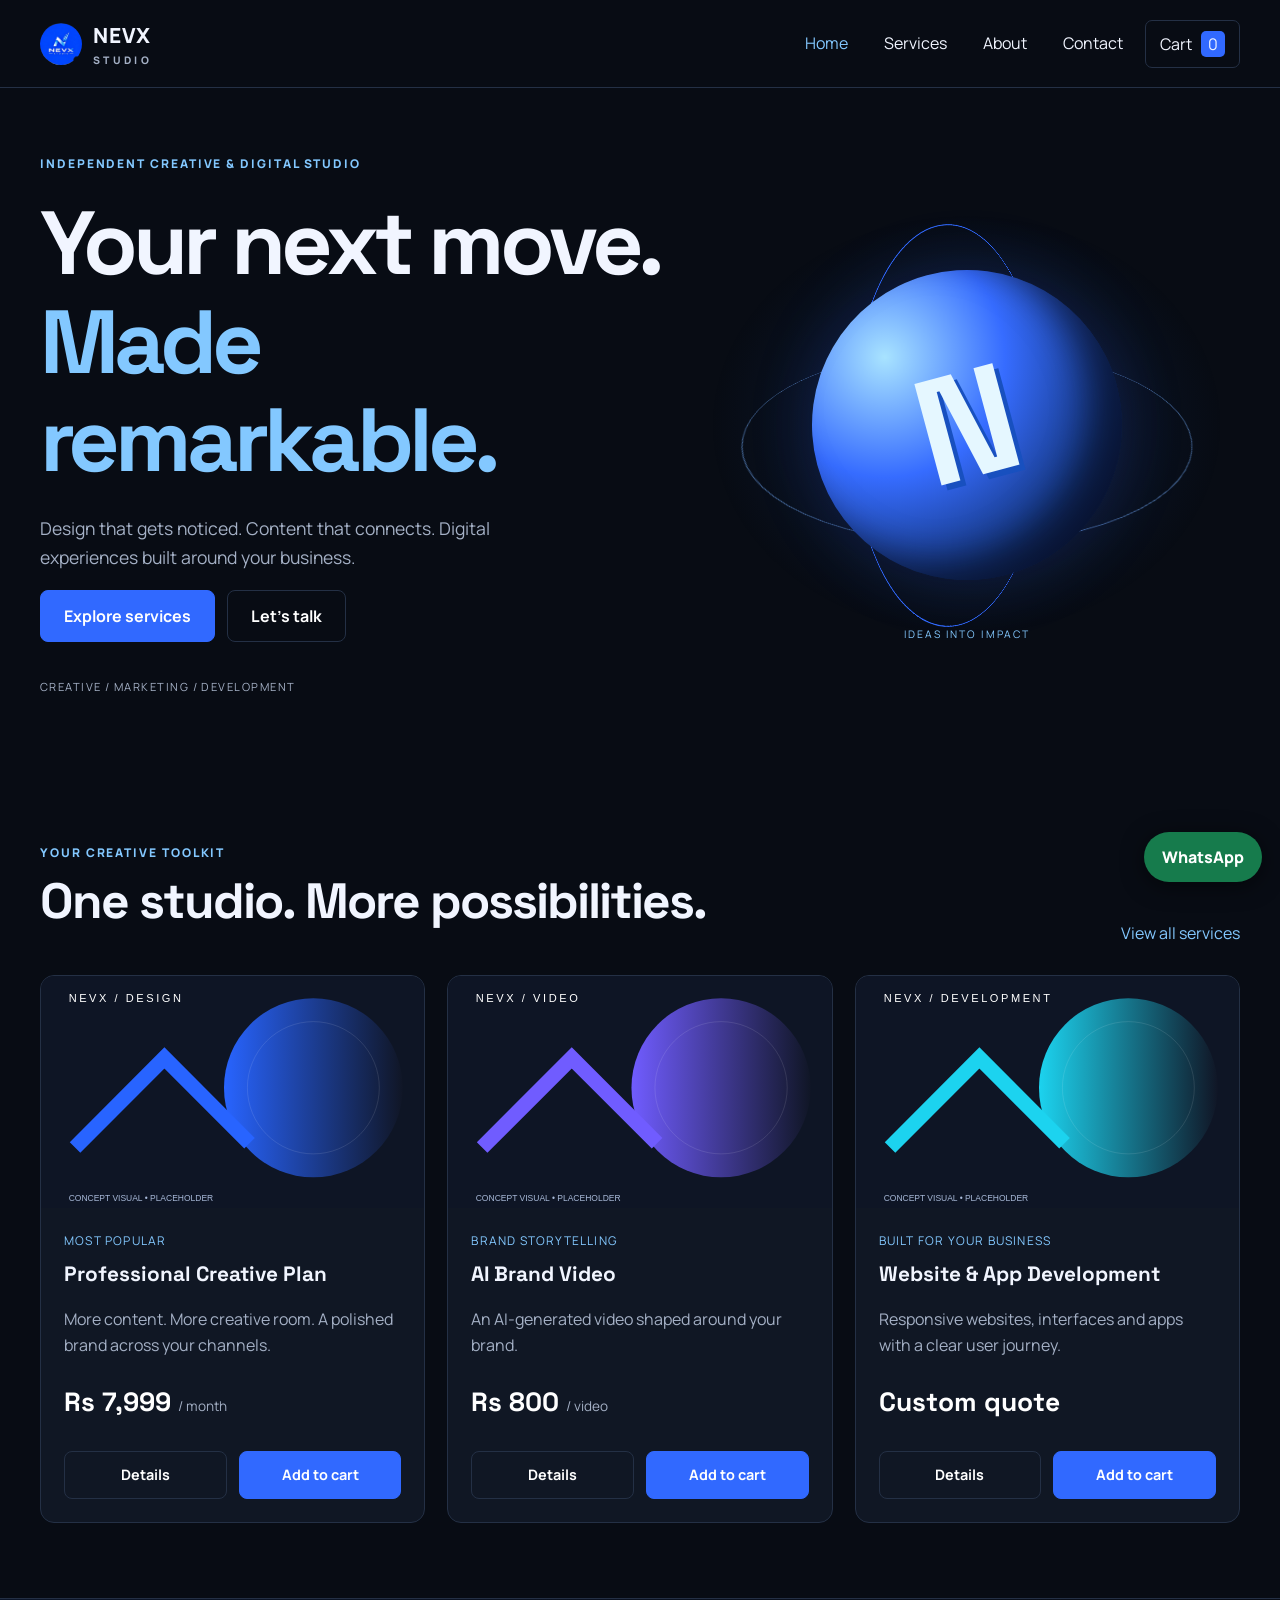
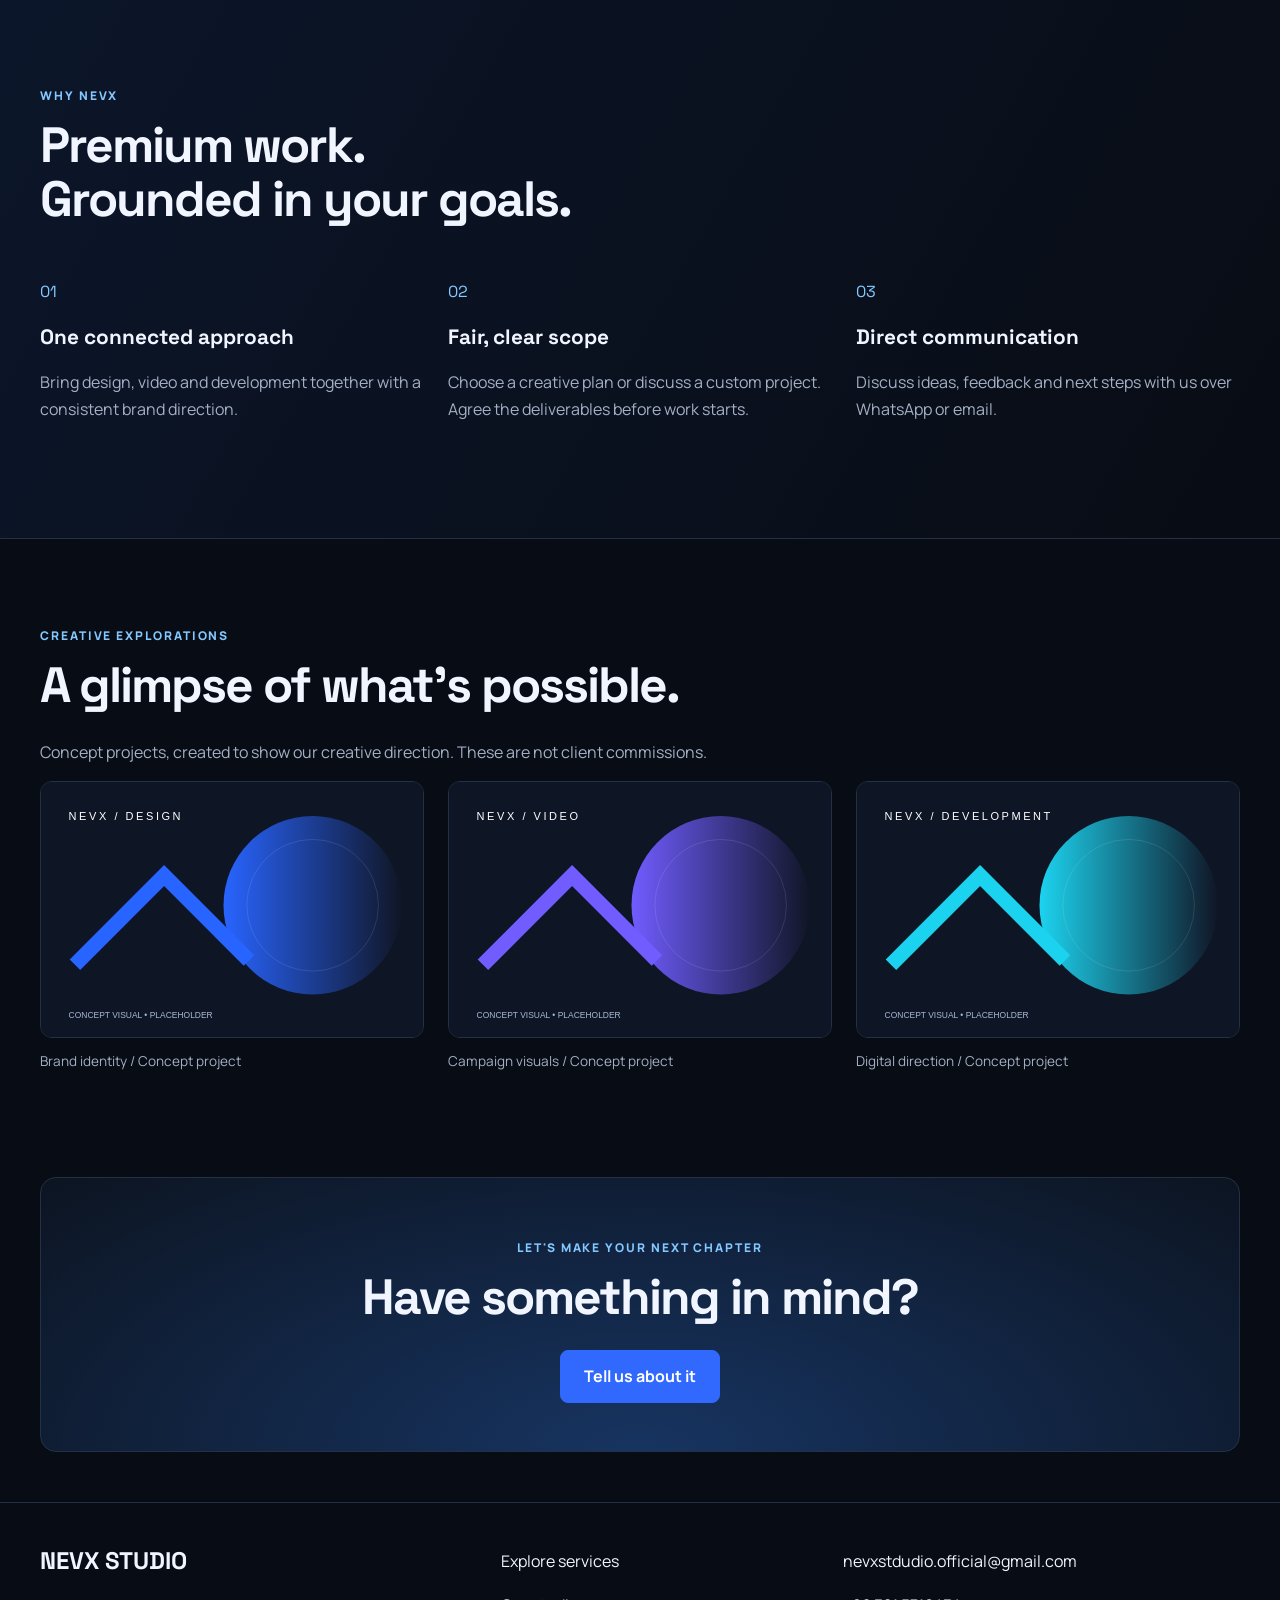
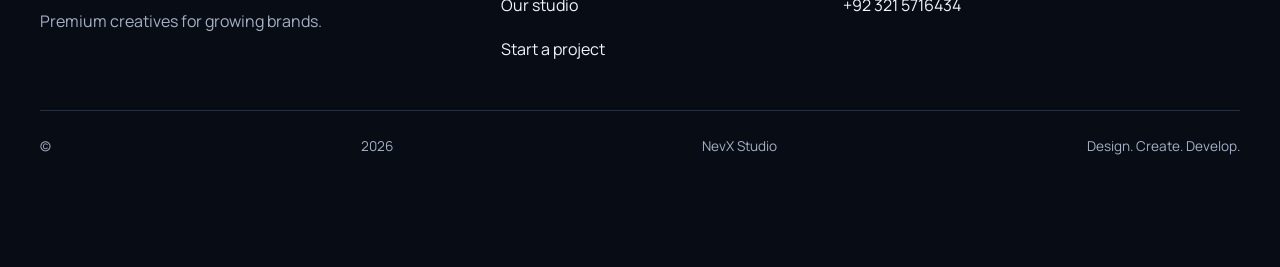
<file: index.html>
<!doctype html>
<html lang="en"><head><meta charset="utf-8"><meta name="viewport" content="width=device-width,initial-scale=1"><title>Creative agency & digital services | NevX Studio</title><meta name="description" content="NevX Studio brings design, video, marketing and development together. Explore creative plans and discuss your project."><meta property="og:title" content="Creative agency & digital services | NevX Studio"><meta property="og:description" content="NevX Studio brings design, video, marketing and development together. Explore creative plans and discuss your project."><meta property="og:type" content="website"><meta property="og:image" content="images/logo.jpg"><meta property="og:site_name" content="NevX Studio"><meta name="theme-color" content="#080c14"><link rel="icon" href="images/logo.jpg"><link rel="preconnect" href="https://fonts.googleapis.com"><link rel="preconnect" href="https://fonts.gstatic.com" crossorigin><link href="https://fonts.googleapis.com/css2?family=Manrope:wght@400;500;600;700;800&family=Space+Grotesk:wght@400;500;600;700&display=swap" rel="stylesheet"><link rel="stylesheet" href="css/style.css"><script src="js/products.js" defer></script><script src="js/main.js" defer></script></head><body data-page="index"><a class="skip-link" href="#main">Skip to content</a><header class="header"><a class="brand" href="index.html"><img src="images/logo.jpg" alt="NevX Studio blue and silver logo" width="42" height="42"><span>NEVX<span class="brand-sub">STUDIO</span></span></a><button class="menu-toggle" aria-label="Open navigation" aria-expanded="false" aria-controls="navigation">☰</button><nav id="navigation" aria-label="Main navigation"><a href="index.html">Home</a><a href="shop.html">Services</a><a href="about.html">About</a><a href="contact.html">Contact</a><a class="cart-link" href="cart.html">Cart <span id="cart-count">0</span></a></nav></header><main id="main"><section class="hero"><div class="hero-copy"><p class="eyebrow">INDEPENDENT CREATIVE & DIGITAL STUDIO</p><h1>Your next move.<br><span>Made remarkable.</span></h1><p class="lead">Design that gets noticed. Content that connects. Digital experiences built around your business.</p><div class="actions"><a class="button" href="shop.html">Explore services</a><a class="button secondary" href="contact.html">Let's talk</a></div><p class="hero-note">CREATIVE / MARKETING / DEVELOPMENT</p></div><div class="hero-art" aria-hidden="true"><div class="orbit orbit-one"></div><div class="orbit orbit-two"></div><div class="sphere"><span>N</span></div><span class="art-label">IDEAS INTO IMPACT</span></div></section><section class="section"><div class="section-heading"><div><p class="eyebrow">YOUR CREATIVE TOOLKIT</p><h2>One studio. More possibilities.</h2></div><a class="text-link" href="shop.html">View all services</a></div><div id="featured" class="product-grid"></div></section><section class="section why"><p class="eyebrow">WHY NEVX</p><h2>Premium work.<br>Grounded in your goals.</h2><div class="three-grid"><article><span class="number">01</span><h3>One connected approach</h3><p>Bring design, video and development together with a consistent brand direction.</p></article><article><span class="number">02</span><h3>Fair, clear scope</h3><p>Choose a creative plan or discuss a custom project. Agree the deliverables before work starts.</p></article><article><span class="number">03</span><h3>Direct communication</h3><p>Discuss ideas, feedback and next steps with us over WhatsApp or email.</p></article></div></section><section class="section"><p class="eyebrow">CREATIVE EXPLORATIONS</p><h2>A glimpse of what's possible.</h2><p class="muted">Concept projects, created to show our creative direction. These are not client commissions.</p><div class="three-grid portfolio"><figure><img src="images/design.svg" alt="Blue geometric brand identity concept" loading="lazy"><figcaption>Brand identity / Concept project</figcaption></figure><figure><img src="images/video.svg" alt="Purple geometric video campaign concept" loading="lazy"><figcaption>Campaign visuals / Concept project</figcaption></figure><figure><img src="images/development.svg" alt="Cyan digital experience concept" loading="lazy"><figcaption>Digital direction / Concept project</figcaption></figure></div></section><section class="cta"><p class="eyebrow">LET'S MAKE YOUR NEXT CHAPTER</p><h2>Have something in mind?</h2><a class="button" href="contact.html">Tell us about it</a></section></main><footer><div class="footer-grid"><div><a class="wordmark" href="index.html">NEVX STUDIO</a><p>Premium creatives for growing brands.</p></div><div><a href="shop.html">Explore services</a><a href="about.html">Our studio</a><a href="contact.html">Start a project</a></div><div><a href="mailto:nevxstdudio.official@gmail.com">nevxstdudio.official@gmail.com</a><a href="https://wa.me/923215716434">+92 321 5716434</a></div></div><div class="footer-bottom">© <span id="year"></span> NevX Studio <span>Design. Create. Develop.</span></div></footer><a class="whatsapp-float" href="https://wa.me/923215716434?text=Hi%20NevX%20Studio%2C%20I%27d%20like%20to%20discuss%20a%20project." target="_blank" rel="noopener" aria-label="Chat with NevX Studio on WhatsApp">WhatsApp</a><div id="toast" role="status" aria-live="polite"></div></body></html>
</file>
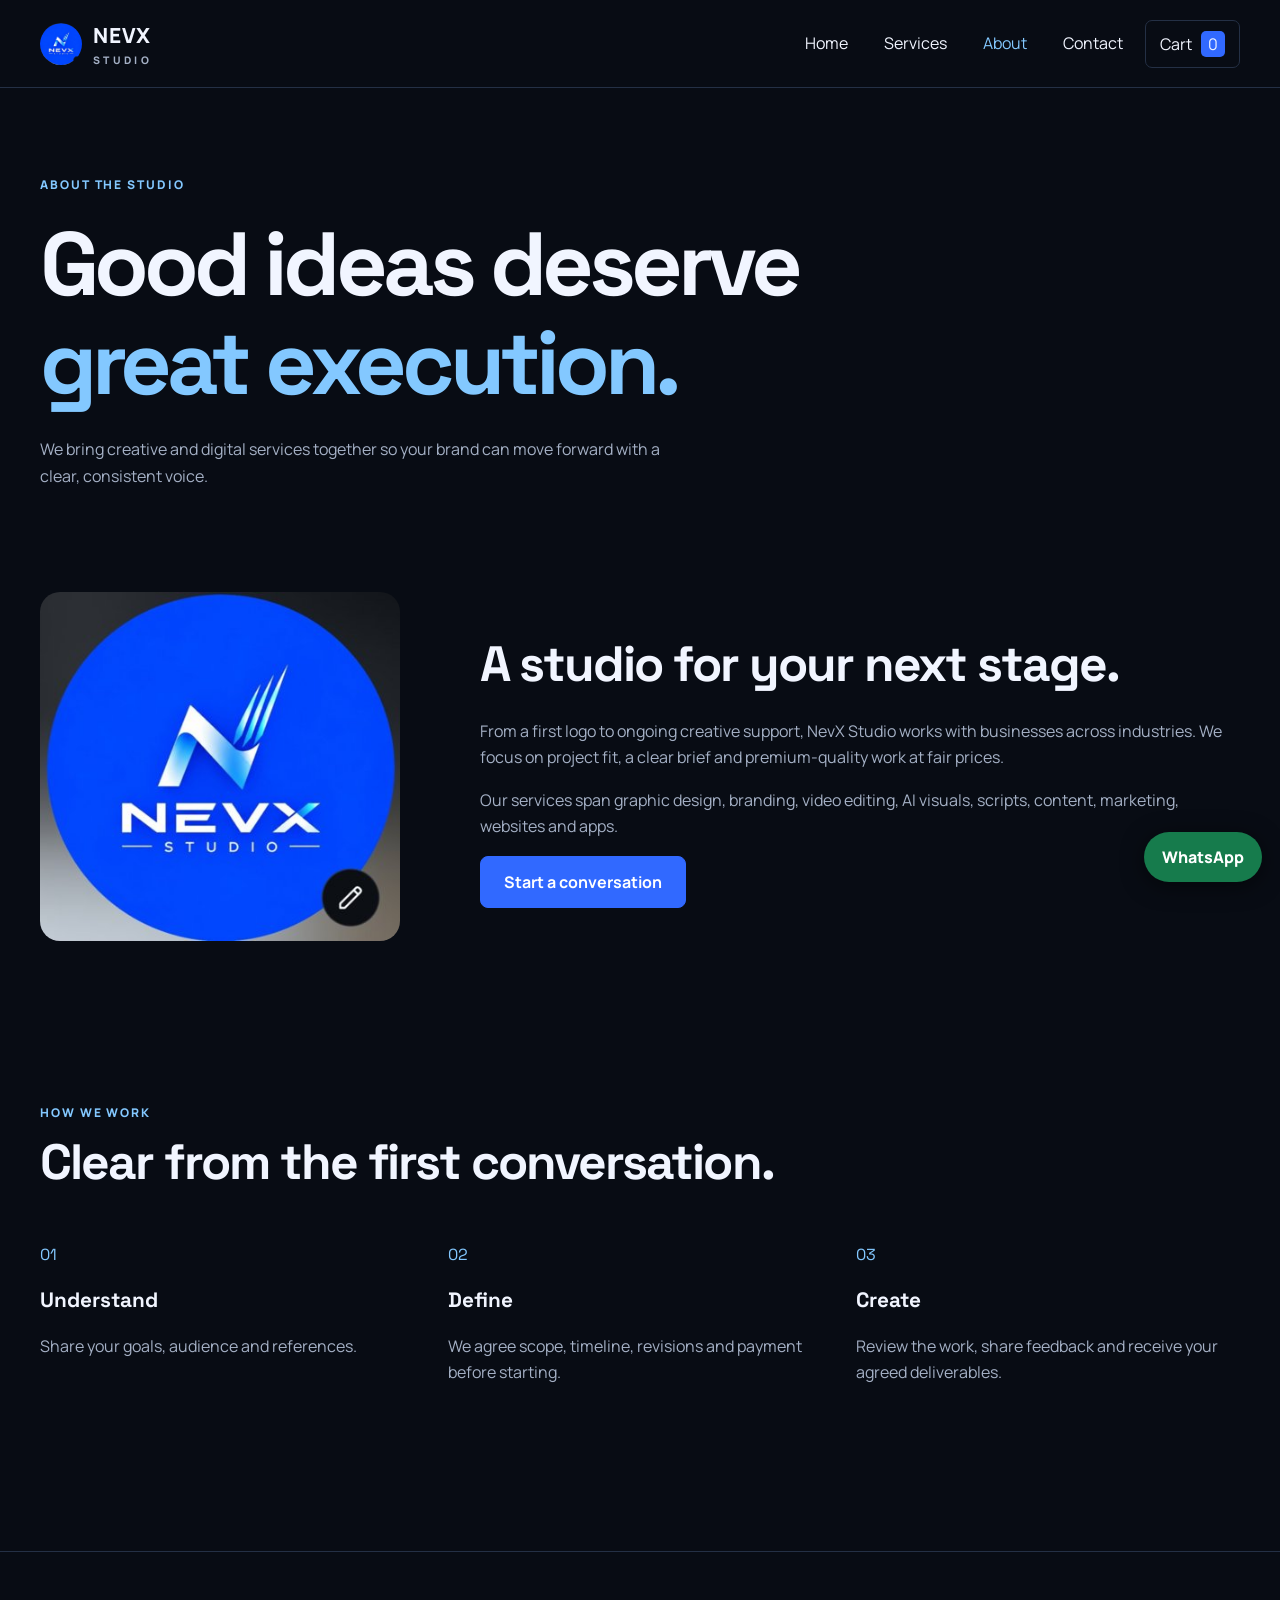
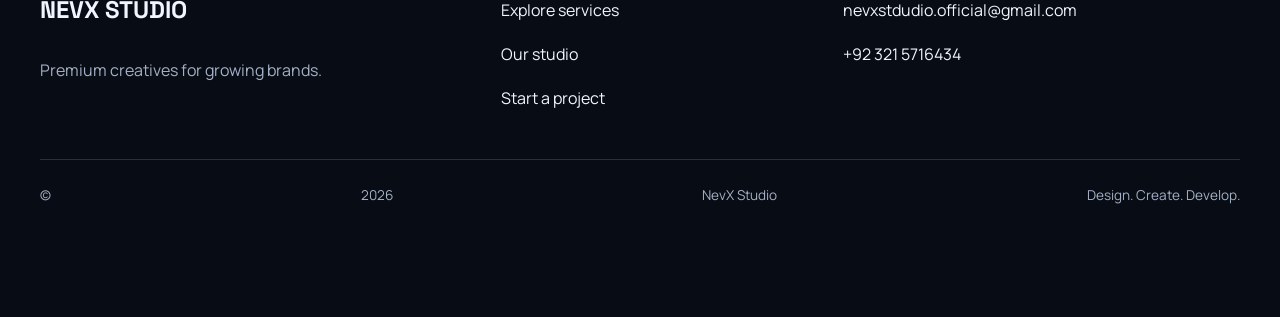
<file: about.html>
<!doctype html>
<html lang="en"><head><meta charset="utf-8"><meta name="viewport" content="width=device-width,initial-scale=1"><title>About our creative studio | NevX Studio</title><meta name="description" content="Meet NevX Studio, an independent creative and digital agency combining design, content, marketing and development."><meta property="og:title" content="About our creative studio | NevX Studio"><meta property="og:description" content="Meet NevX Studio, an independent creative and digital agency combining design, content, marketing and development."><meta property="og:type" content="website"><meta property="og:image" content="images/logo.jpg"><meta property="og:site_name" content="NevX Studio"><meta name="theme-color" content="#080c14"><link rel="icon" href="images/logo.jpg"><link rel="preconnect" href="https://fonts.googleapis.com"><link rel="preconnect" href="https://fonts.gstatic.com" crossorigin><link href="https://fonts.googleapis.com/css2?family=Manrope:wght@400;500;600;700;800&family=Space+Grotesk:wght@400;500;600;700&display=swap" rel="stylesheet"><link rel="stylesheet" href="css/style.css"><script src="js/products.js" defer></script><script src="js/main.js" defer></script></head><body data-page="about"><a class="skip-link" href="#main">Skip to content</a><header class="header"><a class="brand" href="index.html"><img src="images/logo.jpg" alt="NevX Studio blue and silver logo" width="42" height="42"><span>NEVX<span class="brand-sub">STUDIO</span></span></a><button class="menu-toggle" aria-label="Open navigation" aria-expanded="false" aria-controls="navigation">☰</button><nav id="navigation" aria-label="Main navigation"><a href="index.html">Home</a><a href="shop.html">Services</a><a href="about.html">About</a><a href="contact.html">Contact</a><a class="cart-link" href="cart.html">Cart <span id="cart-count">0</span></a></nav></header><main id="main"><section class="page-intro"><p class="eyebrow">ABOUT THE STUDIO</p><h1>Good ideas deserve<br><span>great execution.</span></h1><p>We bring creative and digital services together so your brand can move forward with a clear, consistent voice.</p></section><section class="section about-layout"><img class="about-logo" src="images/logo.jpg" alt="NevX Studio brand mark on electric blue"><div><h2>A studio for your next stage.</h2><p>From a first logo to ongoing creative support, NevX Studio works with businesses across industries. We focus on project fit, a clear brief and premium-quality work at fair prices.</p><p>Our services span graphic design, branding, video editing, AI visuals, scripts, content, marketing, websites and apps.</p><a class="button" href="contact.html">Start a conversation</a></div></section><section class="section"><p class="eyebrow">HOW WE WORK</p><h2>Clear from the first conversation.</h2><div class="three-grid"><article><span class="number">01</span><h3>Understand</h3><p>Share your goals, audience and references.</p></article><article><span class="number">02</span><h3>Define</h3><p>We agree scope, timeline, revisions and payment before starting.</p></article><article><span class="number">03</span><h3>Create</h3><p>Review the work, share feedback and receive your agreed deliverables.</p></article></div></section></main><footer><div class="footer-grid"><div><a class="wordmark" href="index.html">NEVX STUDIO</a><p>Premium creatives for growing brands.</p></div><div><a href="shop.html">Explore services</a><a href="about.html">Our studio</a><a href="contact.html">Start a project</a></div><div><a href="mailto:nevxstdudio.official@gmail.com">nevxstdudio.official@gmail.com</a><a href="https://wa.me/923215716434">+92 321 5716434</a></div></div><div class="footer-bottom">© <span id="year"></span> NevX Studio <span>Design. Create. Develop.</span></div></footer><a class="whatsapp-float" href="https://wa.me/923215716434?text=Hi%20NevX%20Studio%2C%20I%27d%20like%20to%20discuss%20a%20project." target="_blank" rel="noopener" aria-label="Chat with NevX Studio on WhatsApp">WhatsApp</a><div id="toast" role="status" aria-live="polite"></div></body></html>
</file>
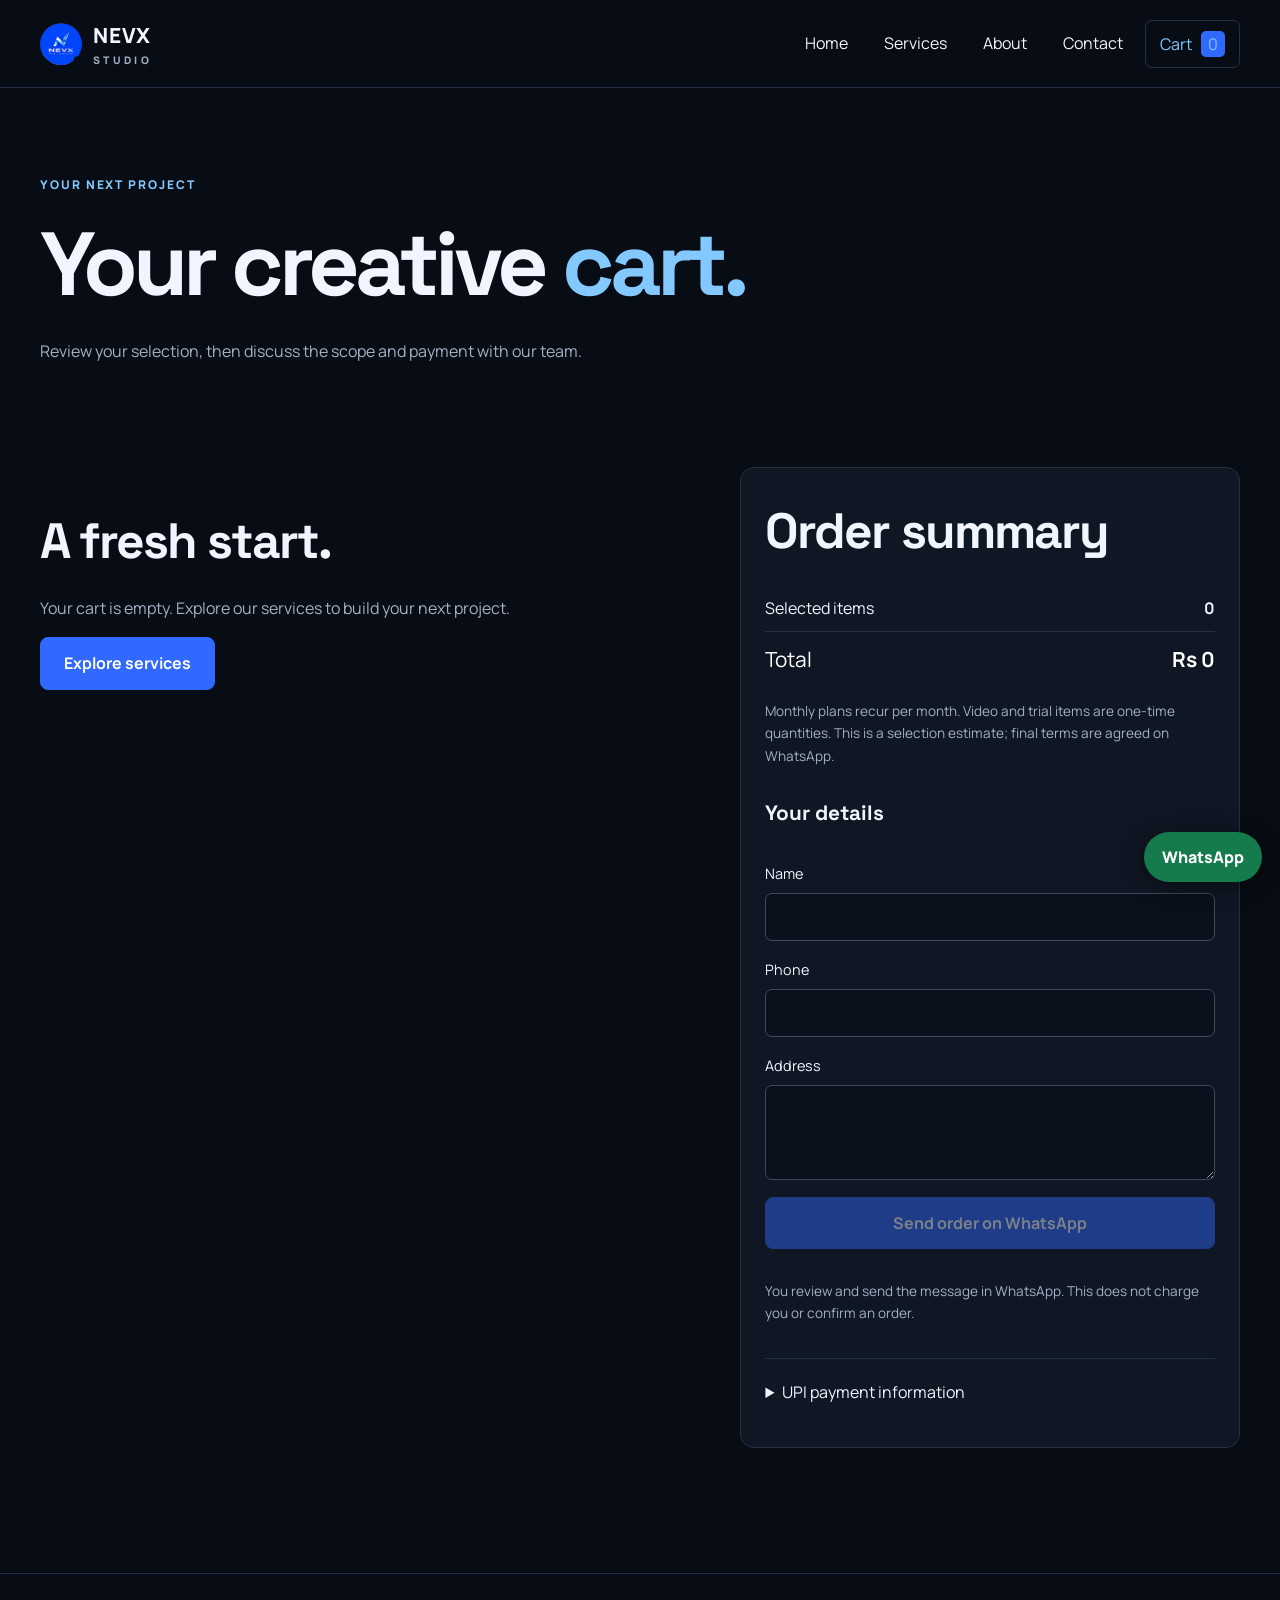
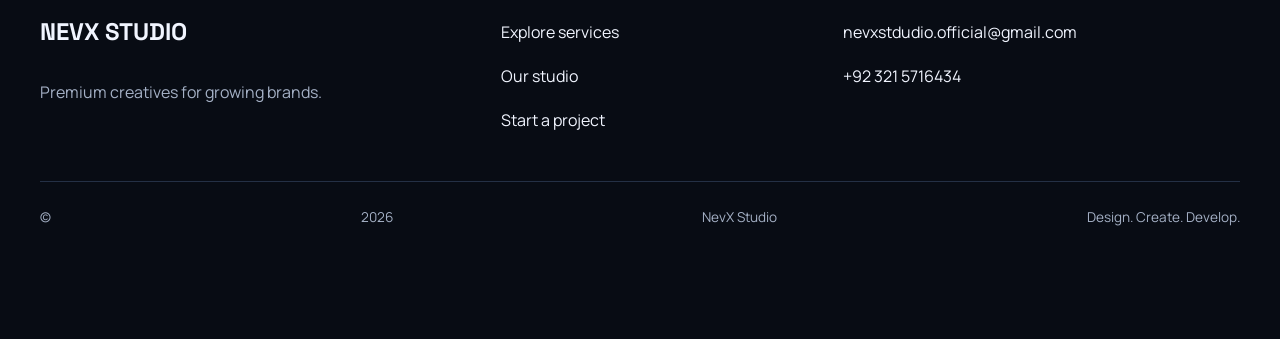
<file: cart.html>
<!doctype html>
<html lang="en"><head><meta charset="utf-8"><meta name="viewport" content="width=device-width,initial-scale=1"><title>Your project cart | NevX Studio</title><meta name="description" content="Review your NevX Studio services, adjust quantities and send your order details through WhatsApp."><meta property="og:title" content="Your project cart | NevX Studio"><meta property="og:description" content="Review your NevX Studio services, adjust quantities and send your order details securely through WhatsApp."><meta property="og:type" content="website"><meta property="og:image" content="images/logo.jpg"><meta property="og:site_name" content="NevX Studio"><meta name="theme-color" content="#080c14"><link rel="icon" href="images/logo.jpg"><link rel="preconnect" href="https://fonts.googleapis.com"><link rel="preconnect" href="https://fonts.gstatic.com" crossorigin><link href="https://fonts.googleapis.com/css2?family=Manrope:wght@400;500;600;700;800&family=Space+Grotesk:wght@400;500;600;700&display=swap" rel="stylesheet"><link rel="stylesheet" href="css/style.css"><script src="js/products.js" defer></script><script src="js/main.js" defer></script></head><body data-page="cart"><a class="skip-link" href="#main">Skip to content</a><header class="header"><a class="brand" href="index.html"><img src="images/logo.jpg" alt="NevX Studio blue and silver logo" width="42" height="42"><span>NEVX<span class="brand-sub">STUDIO</span></span></a><button class="menu-toggle" aria-label="Open navigation" aria-expanded="false" aria-controls="navigation">☰</button><nav id="navigation" aria-label="Main navigation"><a href="index.html">Home</a><a href="shop.html">Services</a><a href="about.html">About</a><a href="contact.html">Contact</a><a class="cart-link" href="cart.html">Cart <span id="cart-count">0</span></a></nav></header><main id="main"><section class="page-intro"><p class="eyebrow">YOUR NEXT PROJECT</p><h1>Your creative <span>cart.</span></h1><p>Review your selection, then discuss the scope and payment with our team.</p></section><section class="section cart-layout"><div id="cart-items"></div><aside class="panel"><h2>Order summary</h2><div id="cart-summary"></div><form id="checkout-form"><h3>Your details</h3><label>Name<input name="name" autocomplete="name" required maxlength="100"></label><label>Phone<input name="phone" type="tel" autocomplete="tel" required minlength="7" maxlength="30"></label><label>Address<textarea name="address" autocomplete="street-address" required maxlength="500" rows="3"></textarea></label><button class="button full" type="submit">Send order on WhatsApp</button><p class="small muted">You review and send the message in WhatsApp. This does not charge you or confirm an order.</p></form><details class="payment"><summary>UPI payment information</summary><p id="upi-info">UPI not configured. Confirm payment instructions with us before paying.</p><img src="images/qr-placeholder.svg" width="200" height="200" alt="UPI QR placeholder, not a scannable payment code"><p class="small muted">Replace the placeholder with your verified UPI ID and QR before enabling payments.</p></details></aside></section></main><footer><div class="footer-grid"><div><a class="wordmark" href="index.html">NEVX STUDIO</a><p>Premium creatives for growing brands.</p></div><div><a href="shop.html">Explore services</a><a href="about.html">Our studio</a><a href="contact.html">Start a project</a></div><div><a href="mailto:nevxstdudio.official@gmail.com">nevxstdudio.official@gmail.com</a><a href="https://wa.me/923215716434">+92 321 5716434</a></div></div><div class="footer-bottom">© <span id="year"></span> NevX Studio <span>Design. Create. Develop.</span></div></footer><a class="whatsapp-float" href="https://wa.me/923215716434?text=Hi%20NevX%20Studio%2C%20I%27d%20like%20to%20discuss%20a%20project." target="_blank" rel="noopener" aria-label="Chat with NevX Studio on WhatsApp">WhatsApp</a><div id="toast" role="status" aria-live="polite"></div></body></html>
</file>
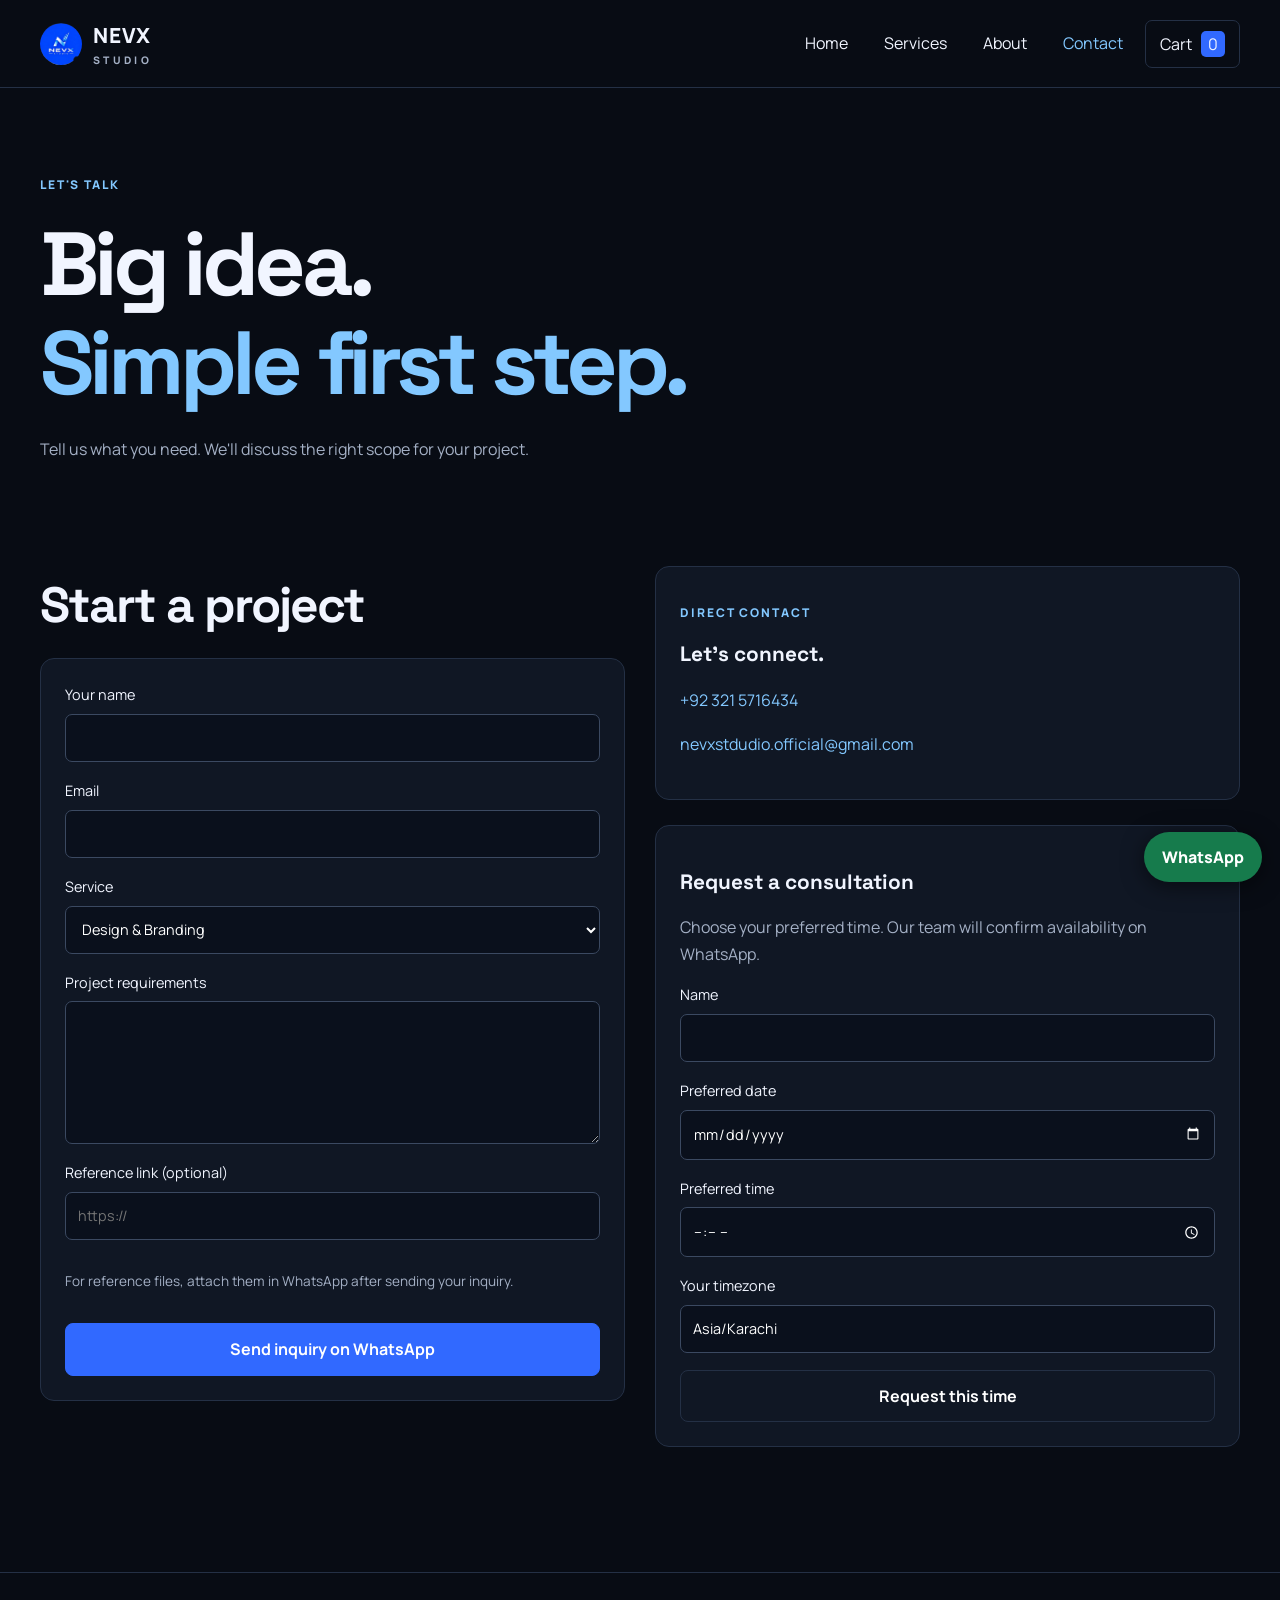
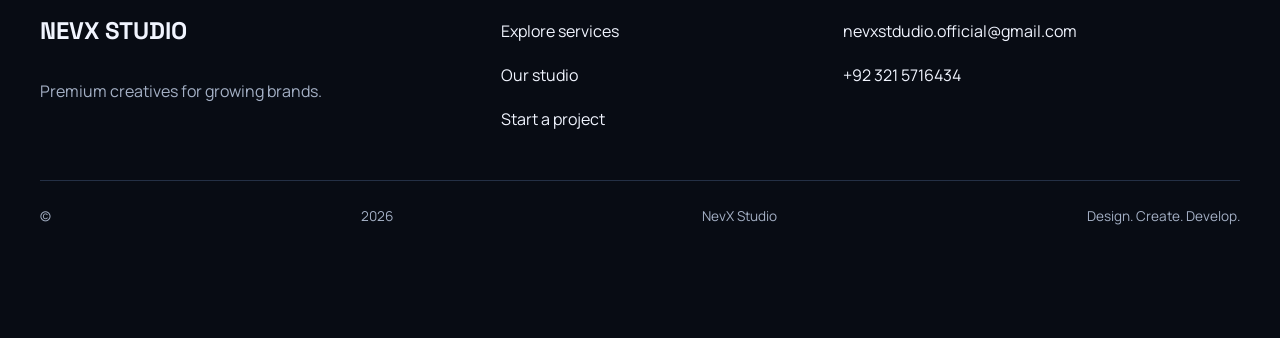
<file: contact.html>
<!doctype html>
<html lang="en"><head><meta charset="utf-8"><meta name="viewport" content="width=device-width,initial-scale=1"><title>Contact & consultation | NevX Studio</title><meta name="description" content="Tell NevX Studio about your project or request a consultation. Contact us on WhatsApp or email."><meta property="og:title" content="Contact & consultation | NevX Studio"><meta property="og:description" content="Tell NevX Studio about your project or request a consultation. Contact us on WhatsApp or email."><meta property="og:type" content="website"><meta property="og:image" content="images/logo.jpg"><meta property="og:site_name" content="NevX Studio"><meta name="theme-color" content="#080c14"><link rel="icon" href="images/logo.jpg"><link rel="preconnect" href="https://fonts.googleapis.com"><link rel="preconnect" href="https://fonts.gstatic.com" crossorigin><link href="https://fonts.googleapis.com/css2?family=Manrope:wght@400;500;600;700;800&family=Space+Grotesk:wght@400;500;600;700&display=swap" rel="stylesheet"><link rel="stylesheet" href="css/style.css"><script src="js/products.js" defer></script><script src="js/main.js" defer></script></head><body data-page="contact"><a class="skip-link" href="#main">Skip to content</a><header class="header"><a class="brand" href="index.html"><img src="images/logo.jpg" alt="NevX Studio blue and silver logo" width="42" height="42"><span>NEVX<span class="brand-sub">STUDIO</span></span></a><button class="menu-toggle" aria-label="Open navigation" aria-expanded="false" aria-controls="navigation">☰</button><nav id="navigation" aria-label="Main navigation"><a href="index.html">Home</a><a href="shop.html">Services</a><a href="about.html">About</a><a href="contact.html">Contact</a><a class="cart-link" href="cart.html">Cart <span id="cart-count">0</span></a></nav></header><main id="main"><section class="page-intro"><p class="eyebrow">LET'S TALK</p><h1>Big idea.<br><span>Simple first step.</span></h1><p>Tell us what you need. We'll discuss the right scope for your project.</p></section><section class="section contact-grid"><div><h2>Start a project</h2><form id="inquiry-form" class="panel"><label>Your name<input name="name" required autocomplete="name" maxlength="100"></label><label>Email<input name="email" type="email" required autocomplete="email" maxlength="150"></label><label>Service<select name="service"><option>Design & Branding</option><option>Video Editing & AI Video</option><option>Website & App Development</option><option>Marketing & Content</option><option>Multiple services</option></select></label><label>Project requirements<textarea name="requirements" required maxlength="2000" rows="5"></textarea></label><label>Reference link (optional)<input name="reference" type="url" placeholder="https://" maxlength="500"></label><p class="small muted">For reference files, attach them in WhatsApp after sending your inquiry.</p><button class="button" type="submit">Send inquiry on WhatsApp</button></form></div><div><div class="panel"><p class="eyebrow">DIRECT CONTACT</p><h3>Let's connect.</h3><a class="contact-link" href="https://wa.me/923215716434">+92 321 5716434</a><a class="contact-link" href="mailto:nevxstdudio.official@gmail.com">nevxstdudio.official@gmail.com</a></div><div class="panel booking"><h3>Request a consultation</h3><p>Choose your preferred time. Our team will confirm availability on WhatsApp.</p><form id="booking-form"><label>Name<input name="name" required maxlength="100"></label><label>Preferred date<input name="date" type="date" required></label><label>Preferred time<input name="time" type="time" required></label><label>Your timezone<input name="timezone" value="Asia/Karachi" required maxlength="80"></label><button class="button secondary full" type="submit">Request this time</button></form><div id="live-booking"></div></div></div></section></main><footer><div class="footer-grid"><div><a class="wordmark" href="index.html">NEVX STUDIO</a><p>Premium creatives for growing brands.</p></div><div><a href="shop.html">Explore services</a><a href="about.html">Our studio</a><a href="contact.html">Start a project</a></div><div><a href="mailto:nevxstdudio.official@gmail.com">nevxstdudio.official@gmail.com</a><a href="https://wa.me/923215716434">+92 321 5716434</a></div></div><div class="footer-bottom">© <span id="year"></span> NevX Studio <span>Design. Create. Develop.</span></div></footer><a class="whatsapp-float" href="https://wa.me/923215716434?text=Hi%20NevX%20Studio%2C%20I%27d%20like%20to%20discuss%20a%20project." target="_blank" rel="noopener" aria-label="Chat with NevX Studio on WhatsApp">WhatsApp</a><div id="toast" role="status" aria-live="polite"></div></body></html>
</file>
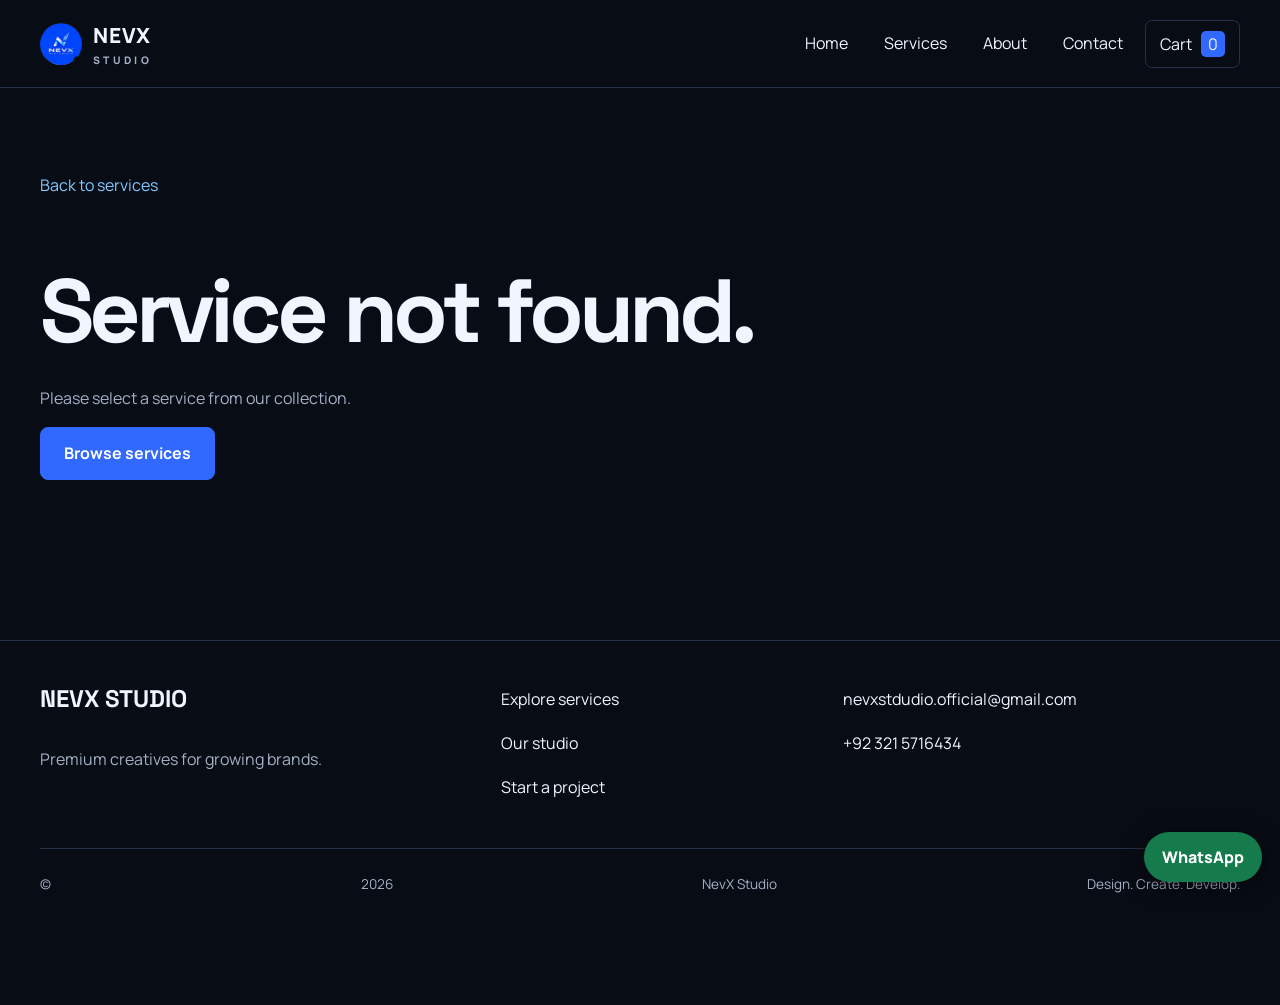
<file: product.html>
<!doctype html>
<html lang="en"><head><meta charset="utf-8"><meta name="viewport" content="width=device-width,initial-scale=1"><title>Service details | NevX Studio</title><meta name="description" content="Discover your NevX Studio service, review included deliverables and add it to your project cart."><meta property="og:title" content="Service details | NevX Studio"><meta property="og:description" content="Discover your NevX Studio service, review included deliverables and add it to your project cart."><meta property="og:type" content="website"><meta property="og:image" content="images/logo.jpg"><meta property="og:site_name" content="NevX Studio"><meta name="theme-color" content="#080c14"><link rel="icon" href="images/logo.jpg"><link rel="preconnect" href="https://fonts.googleapis.com"><link rel="preconnect" href="https://fonts.gstatic.com" crossorigin><link href="https://fonts.googleapis.com/css2?family=Manrope:wght@400;500;600;700;800&family=Space+Grotesk:wght@400;500;600;700&display=swap" rel="stylesheet"><link rel="stylesheet" href="css/style.css"><script src="js/products.js" defer></script><script src="js/main.js" defer></script></head><body data-page="product"><a class="skip-link" href="#main">Skip to content</a><header class="header"><a class="brand" href="index.html"><img src="images/logo.jpg" alt="NevX Studio blue and silver logo" width="42" height="42"><span>NEVX<span class="brand-sub">STUDIO</span></span></a><button class="menu-toggle" aria-label="Open navigation" aria-expanded="false" aria-controls="navigation">☰</button><nav id="navigation" aria-label="Main navigation"><a href="index.html">Home</a><a href="shop.html">Services</a><a href="about.html">About</a><a href="contact.html">Contact</a><a class="cart-link" href="cart.html">Cart <span id="cart-count">0</span></a></nav></header><main id="main"><section class="section"><a class="text-link" href="shop.html">Back to services</a><div id="product-detail"></div></section></main><footer><div class="footer-grid"><div><a class="wordmark" href="index.html">NEVX STUDIO</a><p>Premium creatives for growing brands.</p></div><div><a href="shop.html">Explore services</a><a href="about.html">Our studio</a><a href="contact.html">Start a project</a></div><div><a href="mailto:nevxstdudio.official@gmail.com">nevxstdudio.official@gmail.com</a><a href="https://wa.me/923215716434">+92 321 5716434</a></div></div><div class="footer-bottom">© <span id="year"></span> NevX Studio <span>Design. Create. Develop.</span></div></footer><a class="whatsapp-float" href="https://wa.me/923215716434?text=Hi%20NevX%20Studio%2C%20I%27d%20like%20to%20discuss%20a%20project." target="_blank" rel="noopener" aria-label="Chat with NevX Studio on WhatsApp">WhatsApp</a><div id="toast" role="status" aria-live="polite"></div></body></html>
</file>
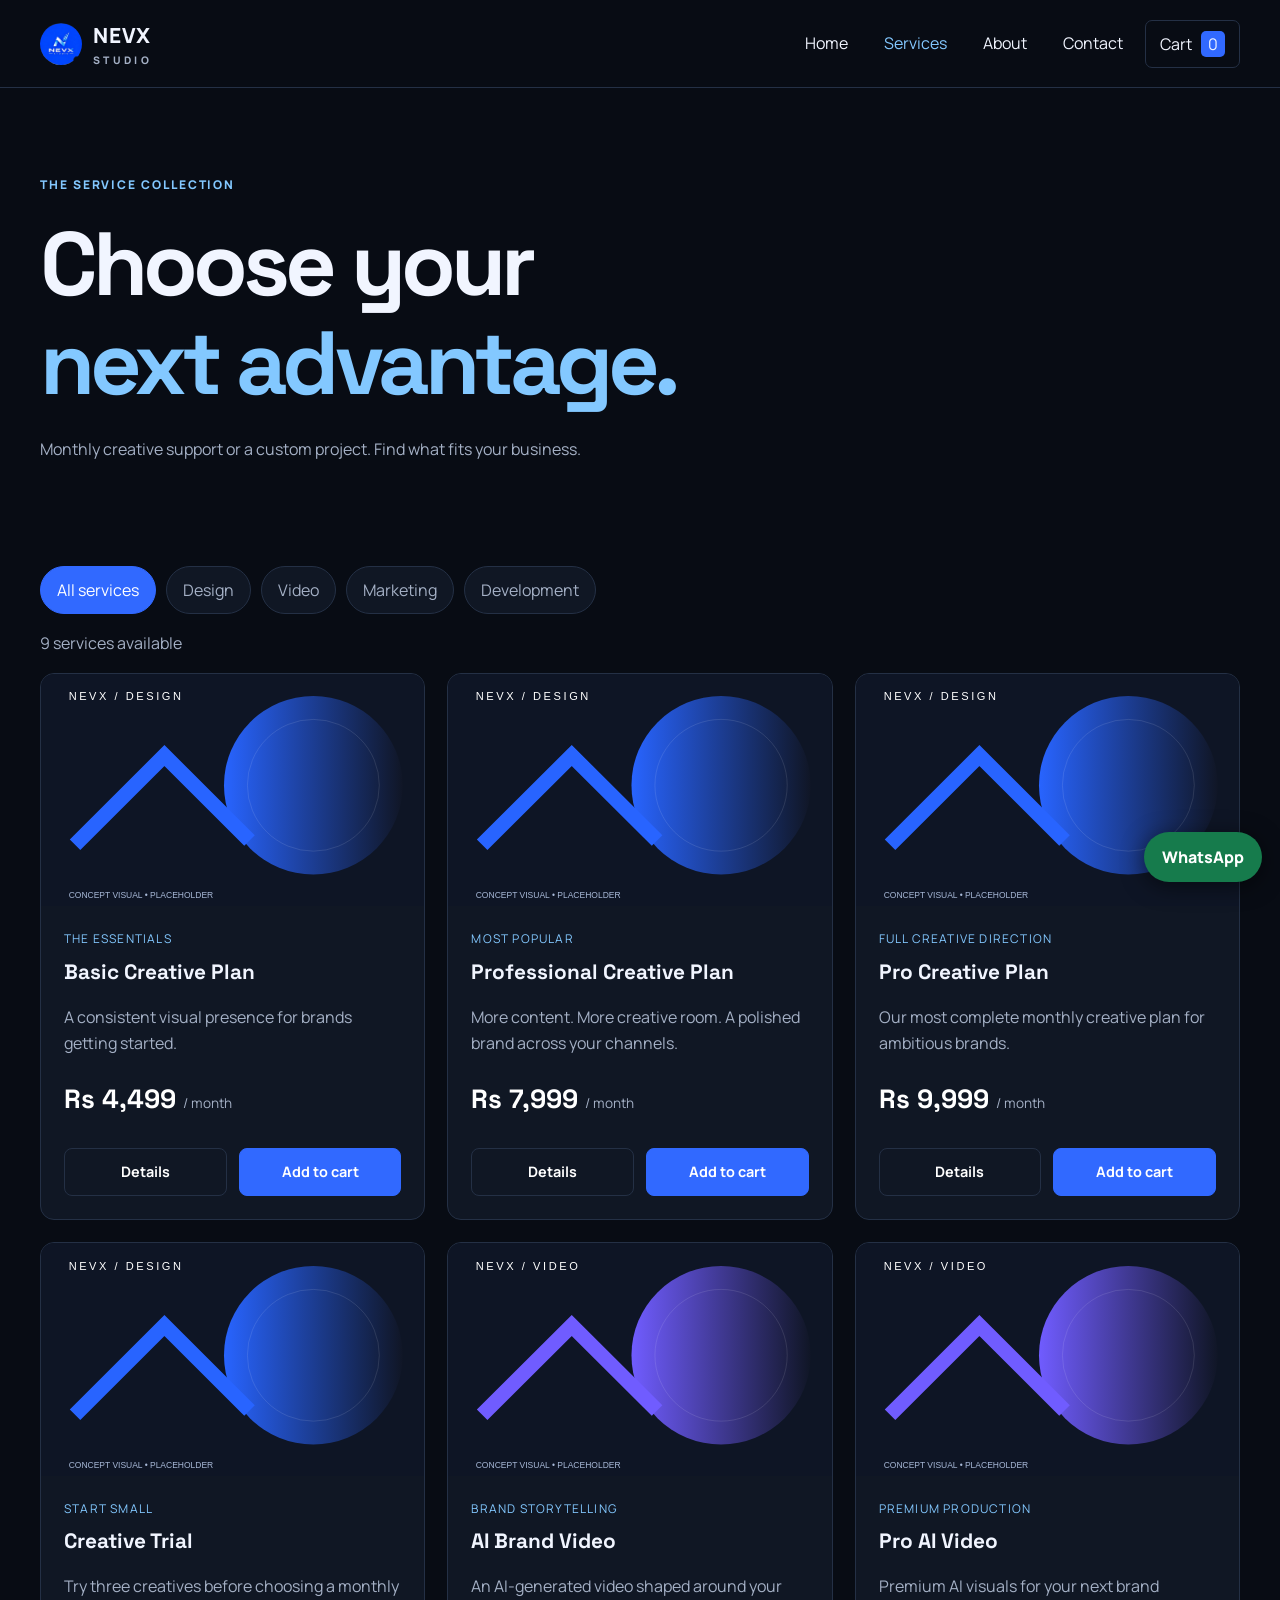
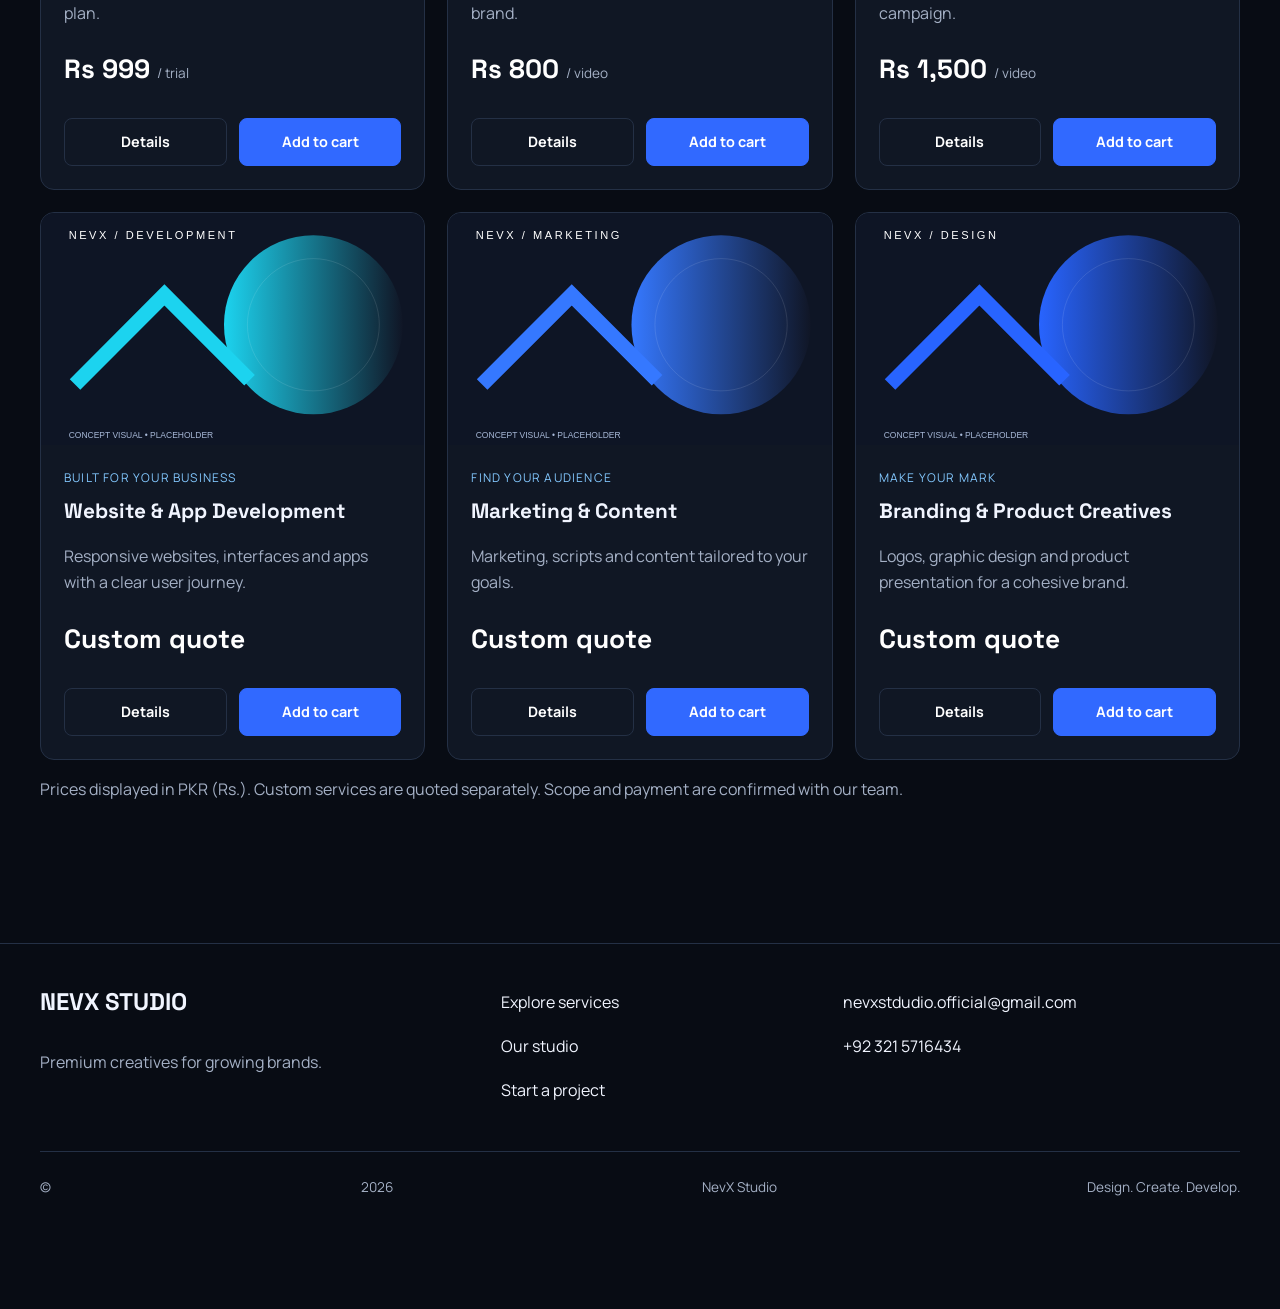
<file: shop.html>
<!doctype html>
<html lang="en"><head><meta charset="utf-8"><meta name="viewport" content="width=device-width,initial-scale=1"><title>Services & creative plans | NevX Studio</title><meta name="description" content="Browse NevX Studio design, video, marketing and development services. Filter by category and build your project cart."><meta property="og:title" content="Services & creative plans | NevX Studio"><meta property="og:description" content="Browse NevX Studio design, video, marketing and development services. Filter by category and build your project cart."><meta property="og:type" content="website"><meta property="og:image" content="images/logo.jpg"><meta property="og:site_name" content="NevX Studio"><meta name="theme-color" content="#080c14"><link rel="icon" href="images/logo.jpg"><link rel="preconnect" href="https://fonts.googleapis.com"><link rel="preconnect" href="https://fonts.gstatic.com" crossorigin><link href="https://fonts.googleapis.com/css2?family=Manrope:wght@400;500;600;700;800&family=Space+Grotesk:wght@400;500;600;700&display=swap" rel="stylesheet"><link rel="stylesheet" href="css/style.css"><script src="js/products.js" defer></script><script src="js/main.js" defer></script></head><body data-page="shop"><a class="skip-link" href="#main">Skip to content</a><header class="header"><a class="brand" href="index.html"><img src="images/logo.jpg" alt="NevX Studio blue and silver logo" width="42" height="42"><span>NEVX<span class="brand-sub">STUDIO</span></span></a><button class="menu-toggle" aria-label="Open navigation" aria-expanded="false" aria-controls="navigation">☰</button><nav id="navigation" aria-label="Main navigation"><a href="index.html">Home</a><a href="shop.html">Services</a><a href="about.html">About</a><a href="contact.html">Contact</a><a class="cart-link" href="cart.html">Cart <span id="cart-count">0</span></a></nav></header><main id="main"><section class="page-intro"><p class="eyebrow">THE SERVICE COLLECTION</p><h1>Choose your<br><span>next advantage.</span></h1><p>Monthly creative support or a custom project. Find what fits your business.</p></section><section class="section shop-section"><div class="filters" role="group" aria-label="Filter services"><button data-filter="All" class="active" aria-pressed="true">All services</button><button data-filter="Design" aria-pressed="false">Design</button><button data-filter="Video" aria-pressed="false">Video</button><button data-filter="Marketing" aria-pressed="false">Marketing</button><button data-filter="Development" aria-pressed="false">Development</button></div><p id="result-count" class="muted" aria-live="polite"></p><div id="catalog" class="product-grid"></div><p class="muted">Prices displayed in PKR (Rs.). Custom services are quoted separately. Scope and payment are confirmed with our team.</p></section></main><footer><div class="footer-grid"><div><a class="wordmark" href="index.html">NEVX STUDIO</a><p>Premium creatives for growing brands.</p></div><div><a href="shop.html">Explore services</a><a href="about.html">Our studio</a><a href="contact.html">Start a project</a></div><div><a href="mailto:nevxstdudio.official@gmail.com">nevxstdudio.official@gmail.com</a><a href="https://wa.me/923215716434">+92 321 5716434</a></div></div><div class="footer-bottom">© <span id="year"></span> NevX Studio <span>Design. Create. Develop.</span></div></footer><a class="whatsapp-float" href="https://wa.me/923215716434?text=Hi%20NevX%20Studio%2C%20I%27d%20like%20to%20discuss%20a%20project." target="_blank" rel="noopener" aria-label="Chat with NevX Studio on WhatsApp">WhatsApp</a><div id="toast" role="status" aria-live="polite"></div></body></html>
</file>
<file: css/style.css>
/* 1. Theme and accessible mobile-first defaults */
:root{--bg:#080c14;--surface:#101724;--line:#243045;--text:#f1f5ff;--muted:#a4b0c5;--blue:#3169ff;--cyan:#83c8ff}*{box-sizing:border-box}html{scroll-behavior:smooth}body{margin:0;background:var(--bg);color:var(--text);font:16px/1.65 Manrope,Arial,sans-serif}h1,h2,h3,.wordmark{font-family:'Space Grotesk',Arial,sans-serif;line-height:1.1}h1{font-size:clamp(2.65rem,7vw,6.4rem);letter-spacing:-.055em;margin:20px 0 24px}h2{font-size:clamp(2rem,4vw,3.1rem);letter-spacing:-.04em;margin:12px 0 26px}h3{font-size:1.3rem}p{color:var(--muted)}a{color:inherit;text-decoration:none}button,input,textarea,select{font:inherit}button,a,input,textarea,select{touch-action:manipulation}button{cursor:pointer}img{max-width:100%;display:block}button:focus-visible,a:focus-visible,input:focus-visible,textarea:focus-visible,select:focus-visible{outline:3px solid var(--cyan);outline-offset:4px}button:disabled{opacity:.45;cursor:not-allowed}.skip-link{position:absolute;top:-80px;left:10px;background:var(--blue);padding:12px;z-index:100}.skip-link:focus{top:10px}.section,.page-intro,.hero,.cta{max-width:1280px;margin:auto;padding:48px 22px}.eyebrow{font-size:.75rem;color:var(--cyan);font-weight:800;letter-spacing:.16em}h1 span{color:var(--cyan)}.muted{color:var(--muted)}.small{font-size:.85rem}.button{display:inline-flex;justify-content:center;align-items:center;min-height:48px;padding:12px 23px;border:1px solid var(--blue);background:var(--blue);color:white;border-radius:8px;font-weight:700;transition:background .2s,transform .2s}.button:hover{background:#4c7cff;transform:translateY(-2px)}.button.secondary{background:transparent;border-color:var(--line)}.button.secondary:hover{border-color:var(--cyan);background:#14213b}.full{width:100%}.actions{display:flex;flex-wrap:wrap;gap:12px}.text-link{color:var(--cyan);display:inline-flex;min-height:44px;align-items:center}.text-link:hover{text-decoration:underline}
/* 2. Header, navigation, footer */
.header{min-height:86px;border-bottom:1px solid var(--line);display:flex;align-items:center;justify-content:space-between;padding:14px 22px;position:relative;z-index:10;background:var(--bg)}.brand{display:flex;align-items:center;gap:11px;font-size:1.3rem;font-weight:800;letter-spacing:.04em}.brand img{border-radius:50%;object-fit:cover}.brand-sub{display:block;font-size:.65rem;letter-spacing:.32em;color:var(--muted)}.menu-toggle{width:48px;min-height:48px;background:transparent;border:1px solid var(--line);border-radius:8px;color:white;font-size:1.4rem}nav{display:none;position:absolute;left:0;right:0;top:85px;padding:16px 22px;background:var(--surface);border-bottom:1px solid var(--line)}nav.open{display:flex;flex-direction:column}nav a{min-height:48px;padding:10px 14px;border-radius:7px}nav a[aria-current]{color:var(--cyan)}.cart-link{border:1px solid var(--line)}#cart-count{background:var(--blue);padding:2px 7px;border-radius:5px;margin-left:6px}footer{border-top:1px solid var(--line);padding:45px 22px 110px;margin-top:50px}.footer-grid,.footer-bottom{max-width:1236px;margin:auto}.footer-grid{display:grid;gap:25px}.footer-grid a{display:block;min-height:44px;overflow-wrap:anywhere}.wordmark{font-size:1.5rem;font-weight:700}.footer-bottom{display:flex;flex-wrap:wrap;justify-content:space-between;gap:12px;color:var(--muted);font-size:.85rem;border-top:1px solid var(--line);padding-top:24px;margin-top:30px}.whatsapp-float{position:fixed;bottom:18px;right:18px;background:#167b4c;color:white;min-height:48px;padding:12px 18px;border-radius:30px;font-weight:800;z-index:30;box-shadow:0 4px 22px #0008}#toast{position:fixed;bottom:85px;left:20px;right:20px;max-width:450px;margin:auto;background:#edf4ff;color:#10213a;border-radius:9px;padding:14px 20px;opacity:0;pointer-events:none;transition:opacity .2s;z-index:40}#toast.show{opacity:1}
/* 3. Home and CSS-only geometric 3D hero */
.hero{padding-top:54px;display:grid;gap:25px;overflow:hidden}.lead{max-width:530px;font-size:1.1rem}.hero-note{font-size:.7rem;letter-spacing:.13em;margin-top:36px}.hero-art{position:relative;min-height:290px;display:grid;place-items:center;perspective:900px;background:radial-gradient(ellipse at center,#15397b55,transparent 66%)}.sphere{width:190px;height:190px;border-radius:50%;background:radial-gradient(circle at 30% 22%,#a8e3ff,#366cff 37%,#14357b 70%,#080e21);box-shadow:inset -25px -25px 35px #05091999,0 0 65px #2e64ff33;display:grid;place-items:center;transform:rotate(-15deg)}.sphere span{font:700 115px 'Space Grotesk',sans-serif;color:#e5f7ff;text-shadow:5px 6px 0 #1850bf}.orbit{position:absolute;width:280px;height:280px;border:1px solid #77b0ff88;border-radius:50%;transform:rotateX(65deg) rotateZ(-30deg)}.orbit-two{transform:rotateY(62deg) rotateZ(30deg);width:260px;height:260px;border-color:#3169ff}.art-label{position:absolute;bottom:7px;font-size:.65rem;letter-spacing:.2em;color:var(--cyan)}.section-heading{display:flex;flex-wrap:wrap;align-items:end;justify-content:space-between;gap:10px;margin-bottom:20px}.product-grid{display:grid;gap:22px}.card{background:var(--surface);border:1px solid var(--line);border-radius:14px;overflow:hidden;display:flex;flex-direction:column;transition:border-color .2s,transform .2s}.card:hover{border-color:#416199;transform:translateY(-4px)}.card-image{aspect-ratio:1.65;object-fit:cover;width:100%}.card-body{padding:23px;display:flex;flex-direction:column;flex:1}.card h3{margin:12px 0}.card p{margin:8px 0}.tag{font-size:.75rem;text-transform:uppercase;letter-spacing:.1em;color:var(--cyan)}.price{font:700 1.65rem 'Space Grotesk',sans-serif;margin:18px 0!important;color:white}.price small{font:400 .85rem Manrope,sans-serif;color:var(--muted)}.card .actions{margin-top:auto;padding-top:14px}.card .button{flex:1;font-size:.9rem;padding:10px 12px}.three-grid{display:grid;gap:24px}.why{border-top:1px solid var(--line);border-bottom:1px solid var(--line);background:linear-gradient(120deg,#0c162a,var(--bg))}.three-grid article{padding:25px 0}.number{font-family:'Space Grotesk';color:var(--cyan)}figure{margin:0}figure img{border-radius:12px;border:1px solid var(--line)}figcaption{font-size:.85rem;color:var(--muted);padding-top:12px}.cta{text-align:center;border:1px solid var(--line);border-radius:16px;margin:24px 22px;background:radial-gradient(ellipse at bottom,#173461,#0c1421)}
/* 4. Catalog, detail and cart */
.page-intro{padding-bottom:12px}.page-intro p{max-width:650px}.filters{display:flex;gap:10px;flex-wrap:wrap}.filters button{min-height:44px;padding:10px 16px;border:1px solid var(--line);border-radius:25px;background:var(--surface);color:var(--muted)}.filters button.active{background:var(--blue);border-color:var(--blue);color:white}.product-detail{display:grid;gap:30px;padding-top:25px}.product-detail>img{width:100%;border-radius:16px}.product-detail h1{font-size:clamp(2.2rem,5vw,4rem)}.features{padding-left:20px;color:var(--muted)}.features li{padding:7px 0}.cart-layout{display:grid;gap:26px}.panel{padding:24px;border:1px solid var(--line);border-radius:14px;background:var(--surface)}.cart-item{padding:22px 0;border-bottom:1px solid var(--line);display:grid;grid-template-columns:80px 1fr;gap:18px}.cart-item img{width:80px;height:80px;object-fit:cover;border-radius:9px}.cart-item h3{margin:0 0 10px;line-height:1.35}.cart-controls{grid-column:1/-1;display:flex;gap:12px;align-items:center;flex-wrap:wrap}.cart-controls input{width:80px}.remove-button{background:transparent;color:#ffb8bf;border:1px solid var(--line);min-height:44px;border-radius:8px;padding:10px 16px}.summary-row{display:flex;justify-content:space-between;gap:20px;padding:10px 0}.summary-row.total{border-top:1px solid var(--line);font-size:1.3rem;color:white}.payment{border-top:1px solid var(--line);padding-top:20px;margin-top:20px}.payment summary{cursor:pointer;min-height:44px}.payment img{border-radius:12px}.empty{padding:35px 0}.booking{margin-top:25px}.contact-link{display:block;min-height:44px;overflow-wrap:anywhere;color:var(--cyan)}
/* 5. Forms and responsive layouts */
form{display:grid;gap:17px}label{display:grid;gap:7px;color:var(--text);font-size:.9rem}input,select,textarea{width:100%;min-height:48px;border:1px solid #3b4961;border-radius:7px;color:white;background:#0a101c;padding:11px 12px}textarea{resize:vertical}input[type=date],input[type=time]{color-scheme:dark}.contact-grid,.about-layout{display:grid;gap:30px}.about-logo{width:100%;max-width:360px;border-radius:20px}.admin-output{min-height:220px;font-family:monospace}body{overflow-wrap:break-word}
@media(min-width:640px){.product-grid{grid-template-columns:repeat(2,minmax(0,1fr))}.footer-grid{grid-template-columns:1.1fr .8fr 1fr}.hero-art{min-height:370px}.sphere{width:260px;height:260px}.orbit{width:360px;height:360px}.orbit-two{width:320px;height:320px}.sphere span{font-size:150px}.section,.page-intro,.hero{padding-left:40px;padding-right:40px}}
@media(min-width:960px){.header{padding:18px max(40px,calc((100vw - 1200px)/2))}.menu-toggle{display:none}nav{display:flex;position:static;background:none;border:0;padding:0;align-items:center;gap:8px}.hero{grid-template-columns:1.15fr 1fr;align-items:center;min-height:650px}.hero-art{min-height:450px}.sphere{width:310px;height:310px}.orbit{width:440px;height:440px}.orbit-two{width:395px;height:395px}.product-grid{grid-template-columns:repeat(3,minmax(0,1fr))}.three-grid{grid-template-columns:repeat(3,minmax(0,1fr))}.section{padding-top:75px;padding-bottom:75px}.product-detail,.contact-grid{grid-template-columns:1fr 1fr}.cart-layout{grid-template-columns:1.35fr 1fr;align-items:start}.about-layout{grid-template-columns:.7fr 1.3fr;align-items:center}.cta{max-width:1200px;margin:30px auto}.page-intro{padding-top:75px}footer{padding-left:40px;padding-right:40px}}
@media(prefers-reduced-motion:reduce){html{scroll-behavior:auto}*,*:before,*:after{transition:none!important;animation:none!important}}
</file>
